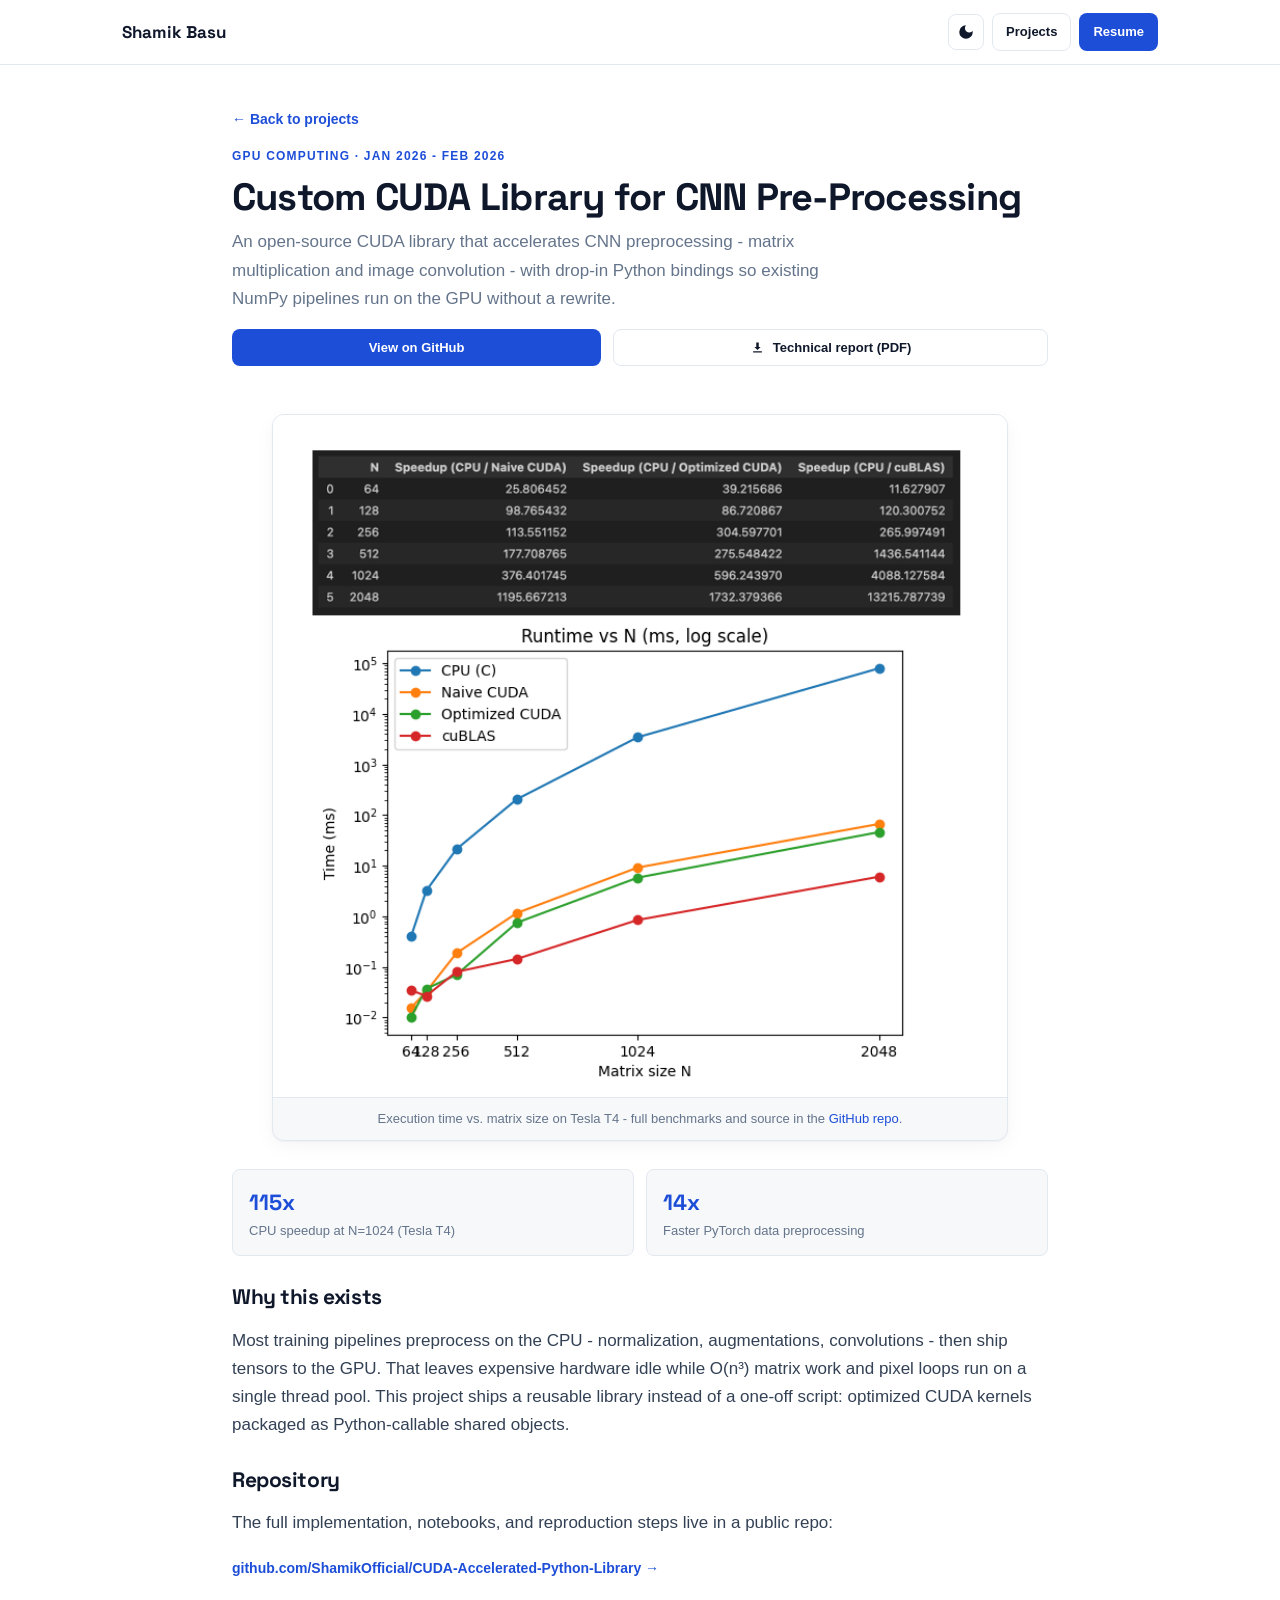
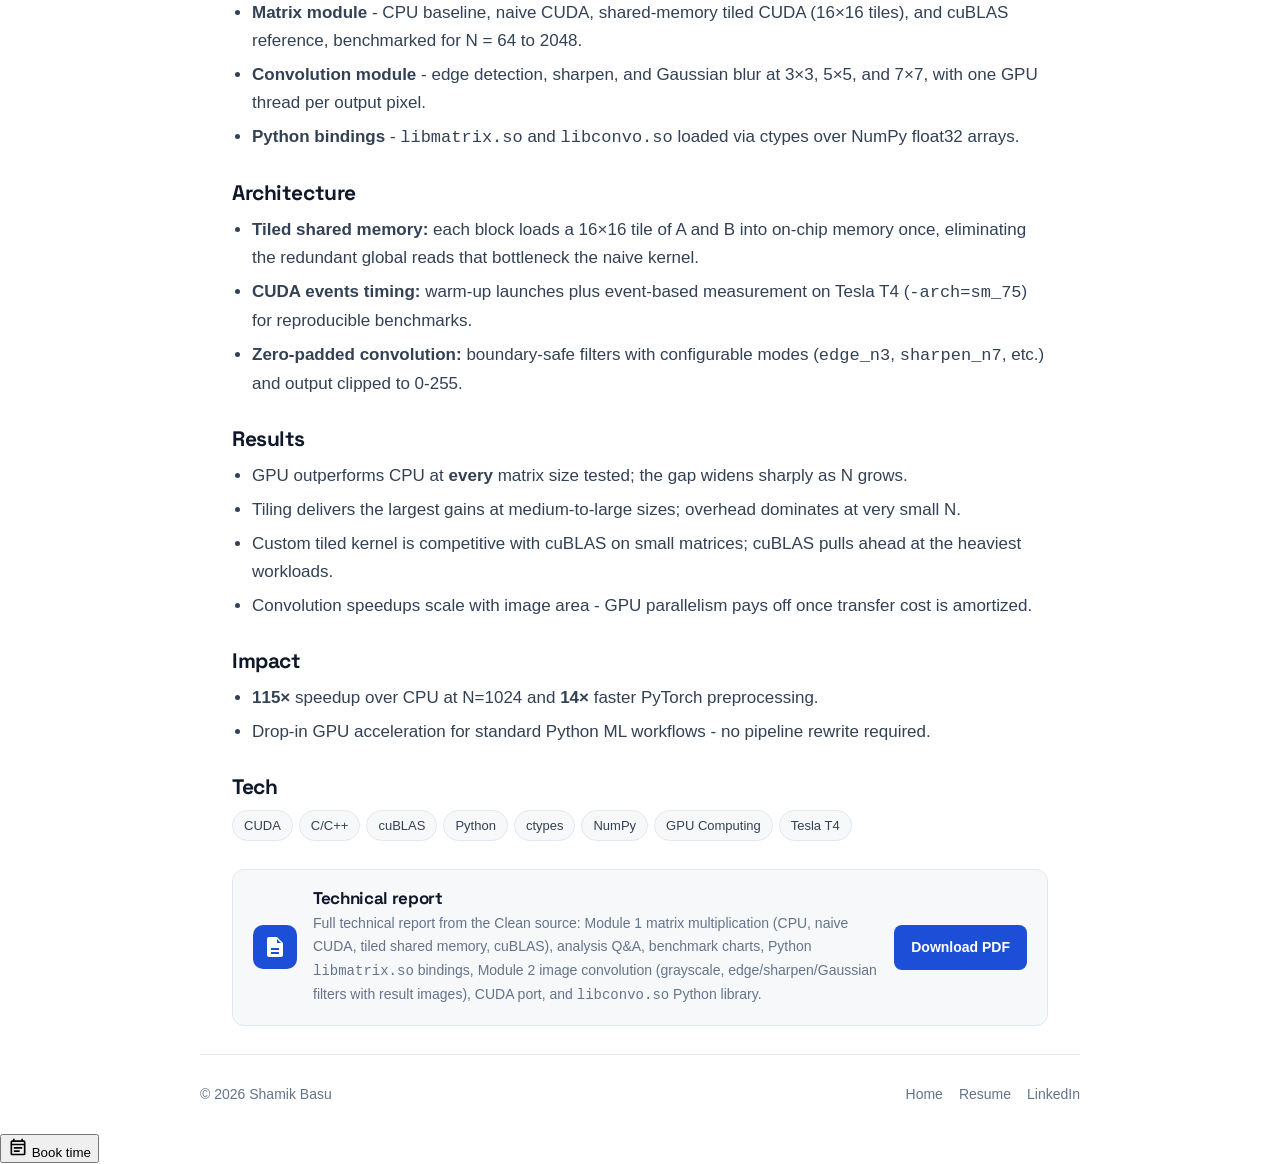
<file: projects/custom-cuda-library.html>
<!DOCTYPE html>
<html lang="en" data-theme="light">
<head>
<meta charset="UTF-8">
<meta name="viewport" content="width=device-width, initial-scale=1.0">
<title>Custom CUDA Library for CNN Pre-Processing - Case Study | Shamik Basu</title>
<meta name="description" content="Open-source CUDA library for CNN preprocessing: shared-memory tiled kernels, 115x CPU speedup, Python .so bindings. Repo: ShamikOfficial/CUDA-Accelerated-Python-Library">
<link rel="canonical" href="https://www.shamik-basu.com/projects/custom-cuda-library.html">
<meta property="og:title" content="Custom CUDA Library for CNN Pre-Processing">
<meta property="og:description" content="GPU-accelerated matrix multiplication and image convolution with drop-in Python bindings. 115x CPU speedup on Tesla T4.">
<meta property="og:type" content="article">
<link rel="preconnect" href="https://fonts.googleapis.com">
<link rel="preconnect" href="https://fonts.gstatic.com" crossorigin>
<link href="https://fonts.googleapis.com/css2?family=Inter:wght@400;500;600&family=Space+Grotesk:wght@500;600;700&display=swap" rel="stylesheet">
<link rel="icon" href="../assets/favicon.svg" type="image/svg+xml">
<link rel="stylesheet" href="../assets/css/styles.css?v=12">
<script type="application/ld+json">
{
  "@context": "https://schema.org",
  "@type": "SoftwareSourceCode",
  "name": "Custom CUDA Library for CNN Pre-Processing",
  "author": { "@type": "Person", "name": "Shamik Basu", "url": "https://www.shamik-basu.com/" },
  "programmingLanguage": ["CUDA", "C++", "Python"],
  "codeRepository": "https://github.com/ShamikOfficial/CUDA-Accelerated-Python-Library",
  "url": "https://github.com/ShamikOfficial/CUDA-Accelerated-Python-Library",
  "about": "Production-oriented CUDA kernels for GPU-accelerated CNN preprocessing with Python ctypes bindings",
  "dateCreated": "2026-01"
}
</script>
</head>
<body>
<header class="nav">
  <div class="nav-inner">
    <a href="../index.html" class="nav-brand">Shamik Basu</a>
    <div class="nav-actions">
      <button type="button" class="icon-btn theme-toggle" aria-label="Toggle dark mode" title="Toggle theme">
        <svg width="18" height="18" viewBox="0 0 24 24" fill="currentColor" aria-hidden="true"><path d="M12 3a9 9 0 109 9c0-.46-.04-.92-.1-1.36A5.39 5.39 0 0112 3z"/></svg>
      </button>
      <a href="../index.html#projects" class="btn btn-ghost btn-sm">Projects</a>
      <a href="../assets/documents/resume.pdf" class="btn btn-primary btn-sm" target="_blank" rel="noopener">Resume</a>
    </div>
  </div>
</header>

<main class="wrap">
  <section class="case-hero">
    <a href="../index.html#projects" class="case-back">← Back to projects</a>
    <p class="section-label">GPU Computing · Jan 2026 - Feb 2026</p>
    <h1>Custom CUDA Library for CNN Pre-Processing</h1>
    <p class="tagline">An open-source CUDA library that accelerates CNN preprocessing - matrix multiplication and image convolution - with drop-in Python bindings so existing NumPy pipelines run on the GPU without a rewrite.</p>
    <div class="project-actions" style="gap:12px;">
      <a href="https://github.com/ShamikOfficial/CUDA-Accelerated-Python-Library" target="_blank" rel="noopener" class="btn btn-primary btn-sm">View on GitHub</a>
      <a href="../assets/documents/CUDA_Project_Report_Final.pdf" target="_blank" rel="noopener" class="btn btn-ghost btn-sm" download>
        <svg width="15" height="15" viewBox="0 0 24 24" fill="currentColor" aria-hidden="true"><path d="M12 16l-5-5h3V4h4v7h3l-5 5zm-7 4v-2h14v2H5z"/></svg>
        Technical report (PDF)
      </a>
    </div>
  </section>

  <section class="case-section">
    <figure class="case-figure">
      <img src="../assets/images/cuda-benchmark.png" alt="Benchmark chart: CPU vs naive CUDA vs tiled CUDA vs cuBLAS across matrix sizes on Tesla T4" width="707" height="657" loading="lazy">
      <figcaption class="case-figure-caption">Execution time vs. matrix size on Tesla T4 - full benchmarks and source in the <a href="https://github.com/ShamikOfficial/CUDA-Accelerated-Python-Library" target="_blank" rel="noopener">GitHub repo</a>.</figcaption>
    </figure>
  </section>

  <section class="case-section">
    <div class="case-grid">
      <div class="fact-card"><div class="fact-value">115x</div><div class="fact-label">CPU speedup at N=1024 (Tesla T4)</div></div>
      <div class="fact-card"><div class="fact-value">14x</div><div class="fact-label">Faster PyTorch data preprocessing</div></div>
    </div>
  </section>

  <section class="case-section">
    <h2>Why this exists</h2>
    <p>Most training pipelines preprocess on the CPU - normalization, augmentations, convolutions - then ship tensors to the GPU. That leaves expensive hardware idle while O(n³) matrix work and pixel loops run on a single thread pool. This project ships a reusable library instead of a one-off script: optimized CUDA kernels packaged as Python-callable shared objects.</p>
  </section>

  <section class="case-section">
    <h2>Repository</h2>
    <p>The full implementation, notebooks, and reproduction steps live in a public repo:</p>
    <p><a href="https://github.com/ShamikOfficial/CUDA-Accelerated-Python-Library" target="_blank" rel="noopener" class="link-arrow">github.com/ShamikOfficial/CUDA-Accelerated-Python-Library →</a></p>
    <ul>
      <li><strong>Matrix module</strong> - CPU baseline, naive CUDA, shared-memory tiled CUDA (16×16 tiles), and cuBLAS reference, benchmarked for N = 64 to 2048.</li>
      <li><strong>Convolution module</strong> - edge detection, sharpen, and Gaussian blur at 3×3, 5×5, and 7×7, with one GPU thread per output pixel.</li>
      <li><strong>Python bindings</strong> - <code>libmatrix.so</code> and <code>libconvo.so</code> loaded via ctypes over NumPy float32 arrays.</li>
    </ul>
  </section>

  <section class="case-section">
    <h2>Architecture</h2>
    <ul>
      <li><strong>Tiled shared memory:</strong> each block loads a 16×16 tile of A and B into on-chip memory once, eliminating the redundant global reads that bottleneck the naive kernel.</li>
      <li><strong>CUDA events timing:</strong> warm-up launches plus event-based measurement on Tesla T4 (<code>-arch=sm_75</code>) for reproducible benchmarks.</li>
      <li><strong>Zero-padded convolution:</strong> boundary-safe filters with configurable modes (<code>edge_n3</code>, <code>sharpen_n7</code>, etc.) and output clipped to 0-255.</li>
    </ul>
  </section>

  <section class="case-section">
    <h2>Results</h2>
    <ul>
      <li>GPU outperforms CPU at <strong>every</strong> matrix size tested; the gap widens sharply as N grows.</li>
      <li>Tiling delivers the largest gains at medium-to-large sizes; overhead dominates at very small N.</li>
      <li>Custom tiled kernel is competitive with cuBLAS on small matrices; cuBLAS pulls ahead at the heaviest workloads.</li>
      <li>Convolution speedups scale with image area - GPU parallelism pays off once transfer cost is amortized.</li>
    </ul>
  </section>

  <section class="case-section">
    <h2>Impact</h2>
    <ul>
      <li><strong>115×</strong> speedup over CPU at N=1024 and <strong>14×</strong> faster PyTorch preprocessing.</li>
      <li>Drop-in GPU acceleration for standard Python ML workflows - no pipeline rewrite required.</li>
    </ul>
  </section>

  <section class="case-section">
    <h2>Tech</h2>
    <div class="skill-pills">
      <span class="skill-pill">CUDA</span><span class="skill-pill">C/C++</span><span class="skill-pill">cuBLAS</span><span class="skill-pill">Python</span><span class="skill-pill">ctypes</span><span class="skill-pill">NumPy</span><span class="skill-pill">GPU Computing</span><span class="skill-pill">Tesla T4</span>
    </div>
  </section>

  <section class="case-section">
    <div class="report-card">
      <div class="report-icon">
        <svg viewBox="0 0 24 24" fill="currentColor" aria-hidden="true"><path d="M14 2H6a2 2 0 00-2 2v16a2 2 0 002 2h12a2 2 0 002-2V8l-6-6zm0 2l4 4h-4V4zM8 13h8v2H8v-2zm0 4h8v2H8v-2z"/></svg>
      </div>
      <div class="report-info">
        <h2>Technical report</h2>
        <p>Full technical report from the Clean source: Module 1 matrix multiplication (CPU, naive CUDA, tiled shared memory, cuBLAS), analysis Q&amp;A, benchmark charts, Python <code>libmatrix.so</code> bindings, Module 2 image convolution (grayscale, edge/sharpen/Gaussian filters with result images), CUDA port, and <code>libconvo.so</code> Python library.</p>
      </div>
      <a href="../assets/documents/CUDA_Project_Report_Final.pdf" target="_blank" rel="noopener" class="btn btn-primary" download>Download PDF</a>
    </div>
  </section>
</main>

<footer class="footer wrap">
  <span>© 2026 Shamik Basu</span>
  <span class="footer-links">
    <a href="../index.html">Home</a>
    <a href="../assets/documents/resume.pdf" target="_blank" rel="noopener">Resume</a>
    <a href="https://linkedin.com/in/shamikofficial/" target="_blank" rel="noopener">LinkedIn</a>
  </span>
</footer>

<div class="calendar-backdrop" aria-hidden="true"></div>
<aside class="calendar-panel" role="dialog" aria-modal="true" aria-labelledby="calendar-panel-title" aria-hidden="true">
  <div class="calendar-panel-head">
    <div>
      <h2 id="calendar-panel-title">Book a meeting</h2>
      <a class="calendar-fallback" href="https://calendar.google.com/calendar/appointments/schedules/AcZssZ3zKOb4P00q16CON7kIHMigcoWwlm3bdonq4wnh5WpjqUZ3GxG1HROP2XfDn2QwpBov9DEEypsW?gv=true" target="_blank" rel="noopener">Open in new tab</a>
    </div>
    <button type="button" class="calendar-close" aria-label="Close calendar">
      <svg width="16" height="16" viewBox="0 0 24 24" fill="none" stroke="currentColor" stroke-width="2" aria-hidden="true"><path d="M18 6L6 18M6 6l12 12"/></svg>
    </button>
  </div>
  <iframe class="calendar-frame" title="Book an appointment with Shamik Basu" allow="fullscreen" referrerpolicy="no-referrer-when-downgrade"></iframe>
</aside>
<button type="button" class="calendar-fab" data-open-calendar aria-label="Book a meeting" aria-expanded="false">
  <svg width="20" height="20" viewBox="0 0 24 24" fill="currentColor" aria-hidden="true"><path d="M19 4h-1V2h-2v2H8V2H6v2H5a2 2 0 00-2 2v14a2 2 0 002 2h14a2 2 0 002-2V6a2 2 0 00-2-2zm0 16H5V10h14v10zM5 8V6h14v2H5zm2 4h10v2H7v-2zm0 4h7v2H7v-2z"/></svg>
  <span>Book time</span>
</button>

<script src="../assets/js/script.js?v=8"></script>
</body>
</html>
</file>
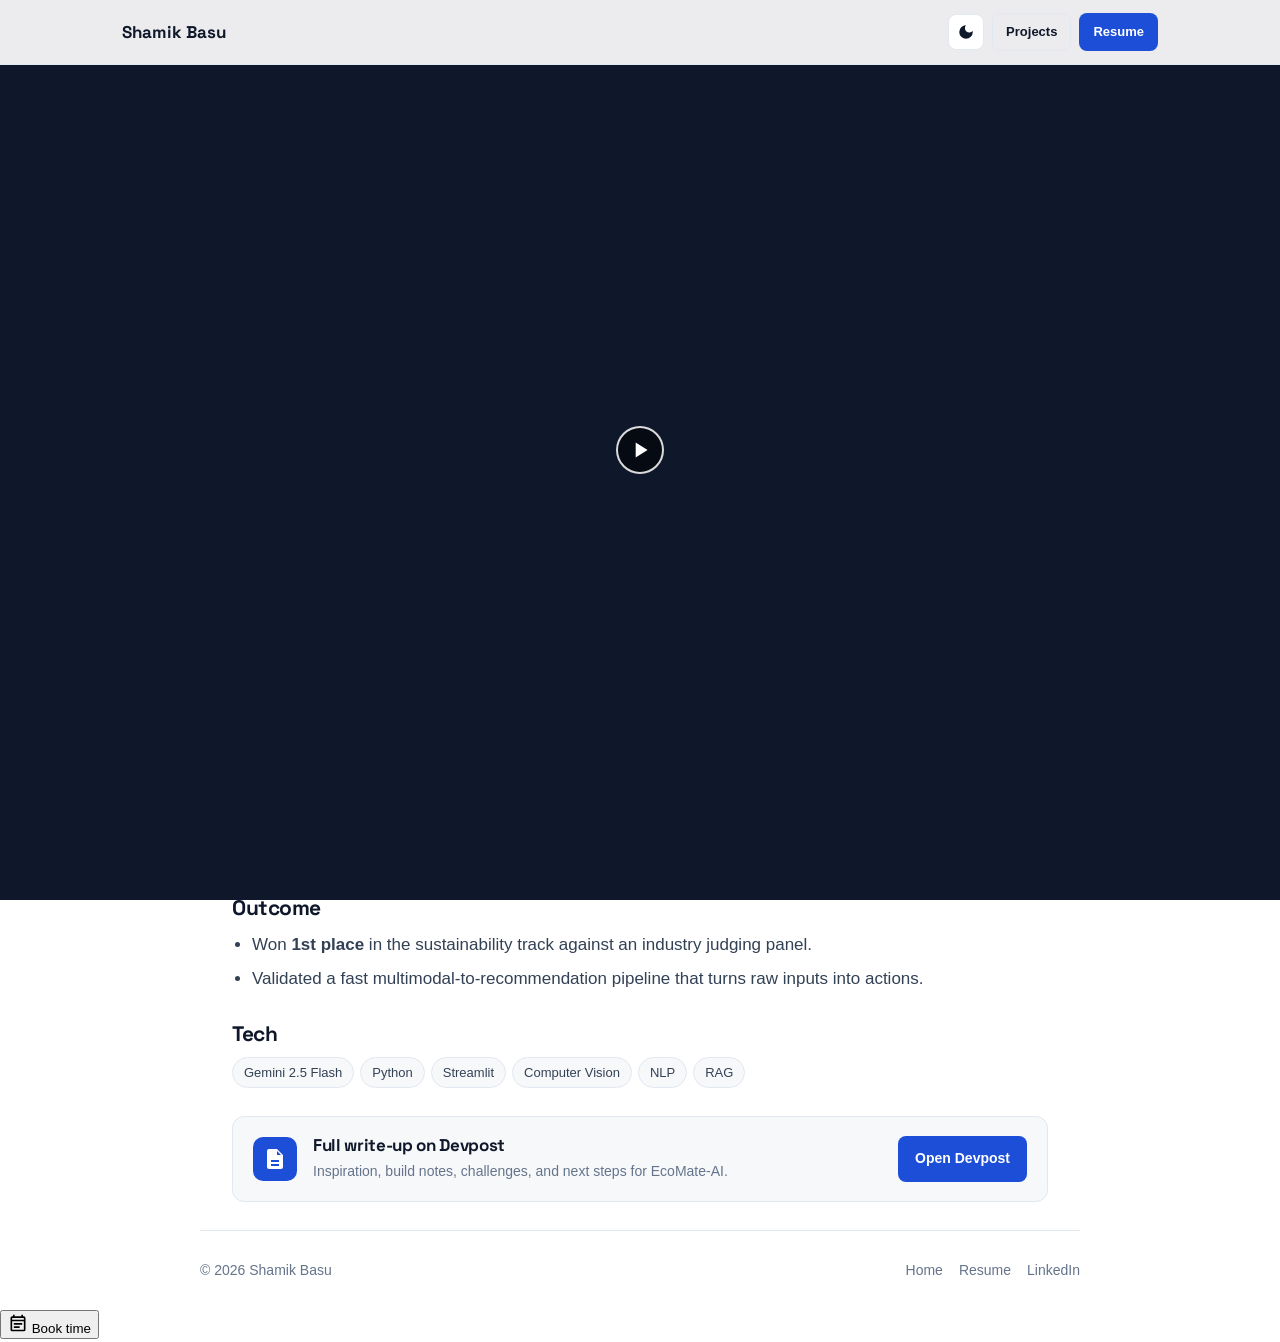
<file: projects/ecomate-ai.html>
<!DOCTYPE html>
<html lang="en" data-theme="light">
<head>
<meta charset="UTF-8">
<meta name="viewport" content="width=device-width, initial-scale=1.0">
<title>EcoMate-AI - Case Study | Shamik Basu</title>
<meta name="description" content="EcoMate-AI: 1st-place UCLA SAIRS Hackathon project. A multimodal agentic platform (Gemini 2.5 Flash) turning receipts, images, and activity into personalized sustainability actions, built in 24 hours by Shamik Basu.">
<link rel="canonical" href="https://www.shamik-basu.com/projects/ecomate-ai.html">
<meta property="og:title" content="EcoMate-AI - Case Study (1st Place, UCLA SAIRS Hackathon)">
<meta property="og:description" content="Multimodal agentic platform built in 24 hours with Gemini 2.5 Flash.">
<meta property="og:type" content="article">
<link rel="preconnect" href="https://fonts.googleapis.com">
<link rel="preconnect" href="https://fonts.gstatic.com" crossorigin>
<link href="https://fonts.googleapis.com/css2?family=Inter:wght@400;500;600&family=Space+Grotesk:wght@500;600;700&display=swap" rel="stylesheet">
<link rel="icon" href="../assets/favicon.svg" type="image/svg+xml">
<link rel="stylesheet" href="../assets/css/styles.css?v=12">
<script type="application/ld+json">
{
  "@context": "https://schema.org",
  "@type": "SoftwareSourceCode",
  "name": "EcoMate-AI",
  "author": { "@type": "Person", "name": "Shamik Basu", "url": "https://www.shamik-basu.com/" },
  "programmingLanguage": "Python",
  "codeRepository": "https://github.com/ShamikOfficial/EcoMate-AI",
  "url": "https://ecomateai.streamlit.app/",
  "sameAs": ["https://devpost.com/software/ecomate-ai", "https://github.com/ShamikOfficial/EcoMate-AI"],
  "about": "Multimodal agentic sustainability platform, 1st place UCLA SAIRS Hackathon 2025",
  "award": "1st Place - UCLA SAIRS Hackathon 2025",
  "dateCreated": "2025-05"
}
</script>
</head>
<body>
<header class="nav">
  <div class="nav-inner">
    <a href="../index.html" class="nav-brand">Shamik Basu</a>
    <div class="nav-actions">
      <button type="button" class="icon-btn theme-toggle" aria-label="Toggle dark mode" title="Toggle theme">
        <svg width="18" height="18" viewBox="0 0 24 24" fill="currentColor" aria-hidden="true"><path d="M12 3a9 9 0 109 9c0-.46-.04-.92-.1-1.36A5.39 5.39 0 0112 3z"/></svg>
      </button>
      <a href="../index.html#projects" class="btn btn-ghost btn-sm">Projects</a>
      <a href="../assets/documents/resume.pdf" class="btn btn-primary btn-sm" target="_blank" rel="noopener">Resume</a>
    </div>
  </div>
</header>

<main class="wrap">
  <section class="case-hero">
    <a href="../index.html#projects" class="case-back">← Back to projects</a>
    <span class="project-award">1st Place - UCLA SAIRS Hackathon 2025</span>
    <p class="section-label">Multimodal Agentic AI · May 2025 - Jun 2025</p>
    <h1>EcoMate-AI</h1>
    <p class="tagline">A multimodal agentic platform that turns receipts, images, and everyday activity into personalized sustainability actions - designed, built, and demoed in 24 hours.</p>
    <div class="project-actions" style="gap:12px;">
      <a href="https://ecomateai.streamlit.app/" target="_blank" rel="noopener" class="btn btn-primary btn-sm">Open live app</a>
      <a href="https://github.com/ShamikOfficial/EcoMate-AI" target="_blank" rel="noopener" class="btn btn-ghost btn-sm">GitHub</a>
      <a href="https://devpost.com/software/ecomate-ai" target="_blank" rel="noopener" class="btn btn-ghost btn-sm">Devpost</a>
    </div>
  </section>

  <section class="case-section">
    <div class="case-video">
      <div class="video-embed" data-youtube="tYTzNmGuq_E" data-title="EcoMate-AI walkthrough" role="button" tabindex="0" aria-label="Play walkthrough">
        <div class="video-poster" style="background-image:url('https://i.ytimg.com/vi/tYTzNmGuq_E/hqdefault.jpg');">
          <span class="play-badge"><svg width="26" height="26" viewBox="0 0 24 24" fill="#fff" aria-hidden="true"><path d="M8 5v14l11-7z"/></svg></span>
        </div>
      </div>
    </div>
  </section>

  <section class="case-section">
    <div class="case-grid">
      <div class="fact-card"><div class="fact-value">1st place</div><div class="fact-label">UCLA SAIRS Hackathon, judged by Microsoft, IBM, NVIDIA, Google, LinkedIn</div></div>
      <div class="fact-card"><div class="fact-value">24 hours</div><div class="fact-label">Concept to working demo</div></div>
    </div>
  </section>

  <section class="case-section">
    <h2>The problem</h2>
    <p>Most people have no idea what their daily choices cost the planet, and sustainability tools demand tedious manual entry. The challenge: make environmental impact effortless to understand from the messy data people already have - receipts, photos, and activity.</p>
  </section>

  <section class="case-section">
    <h2>What I built</h2>
    <ul>
      <li>A <strong>multimodal agentic platform</strong> on <strong>Gemini 2.5 Flash</strong> that ingests text, images, and structured data.</li>
      <li>Agent workflows that map inputs to impact and generate <strong>personalized sustainability recommendations</strong>.</li>
      <li>A live, demo-ready app shipped within the 24-hour hackathon window.</li>
    </ul>
  </section>

  <section class="case-section">
    <h2>Outcome</h2>
    <ul>
      <li>Won <strong>1st place</strong> in the sustainability track against an industry judging panel.</li>
      <li>Validated a fast multimodal-to-recommendation pipeline that turns raw inputs into actions.</li>
    </ul>
  </section>

  <section class="case-section">
    <h2>Tech</h2>
    <div class="skill-pills">
      <span class="skill-pill">Gemini 2.5 Flash</span><span class="skill-pill">Python</span><span class="skill-pill">Streamlit</span><span class="skill-pill">Computer Vision</span><span class="skill-pill">NLP</span><span class="skill-pill">RAG</span>
    </div>
  </section>
  <section class="case-section">
    <div class="report-card">
      <div class="report-icon">
        <svg viewBox="0 0 24 24" fill="currentColor" aria-hidden="true"><path d="M14 2H6a2 2 0 00-2 2v16a2 2 0 002 2h12a2 2 0 002-2V8l-6-6zm0 2l4 4h-4V4zM8 13h8v2H8v-2zm0 4h8v2H8v-2z"/></svg>
      </div>
      <div class="report-info">
        <h2>Full write-up on Devpost</h2>
        <p>Inspiration, build notes, challenges, and next steps for EcoMate-AI.</p>
      </div>
      <a href="https://devpost.com/software/ecomate-ai" target="_blank" rel="noopener" class="btn btn-primary">Open Devpost</a>
    </div>
  </section>
</main>

<footer class="footer wrap">
  <span>© 2026 Shamik Basu</span>
  <span class="footer-links">
    <a href="../index.html">Home</a>
    <a href="../assets/documents/resume.pdf" target="_blank" rel="noopener">Resume</a>
    <a href="https://linkedin.com/in/shamikofficial/" target="_blank" rel="noopener">LinkedIn</a>
  </span>
</footer>

<div class="calendar-backdrop" aria-hidden="true"></div>
<aside class="calendar-panel" role="dialog" aria-modal="true" aria-labelledby="calendar-panel-title" aria-hidden="true">
  <div class="calendar-panel-head">
    <div>
      <h2 id="calendar-panel-title">Book a meeting</h2>
      <a class="calendar-fallback" href="https://calendar.google.com/calendar/appointments/schedules/AcZssZ3zKOb4P00q16CON7kIHMigcoWwlm3bdonq4wnh5WpjqUZ3GxG1HROP2XfDn2QwpBov9DEEypsW?gv=true" target="_blank" rel="noopener">Open in new tab</a>
    </div>
    <button type="button" class="calendar-close" aria-label="Close calendar">
      <svg width="16" height="16" viewBox="0 0 24 24" fill="none" stroke="currentColor" stroke-width="2" aria-hidden="true"><path d="M18 6L6 18M6 6l12 12"/></svg>
    </button>
  </div>
  <iframe class="calendar-frame" title="Book an appointment with Shamik Basu" allow="fullscreen" referrerpolicy="no-referrer-when-downgrade"></iframe>
</aside>
<button type="button" class="calendar-fab" data-open-calendar aria-label="Book a meeting" aria-expanded="false">
  <svg width="20" height="20" viewBox="0 0 24 24" fill="currentColor" aria-hidden="true"><path d="M19 4h-1V2h-2v2H8V2H6v2H5a2 2 0 00-2 2v14a2 2 0 002 2h14a2 2 0 002-2V6a2 2 0 00-2-2zm0 16H5V10h14v10zM5 8V6h14v2H5zm2 4h10v2H7v-2zm0 4h7v2H7v-2z"/></svg>
  <span>Book time</span>
</button>

<script src="../assets/js/script.js?v=8"></script>
</body>
</html>
</file>
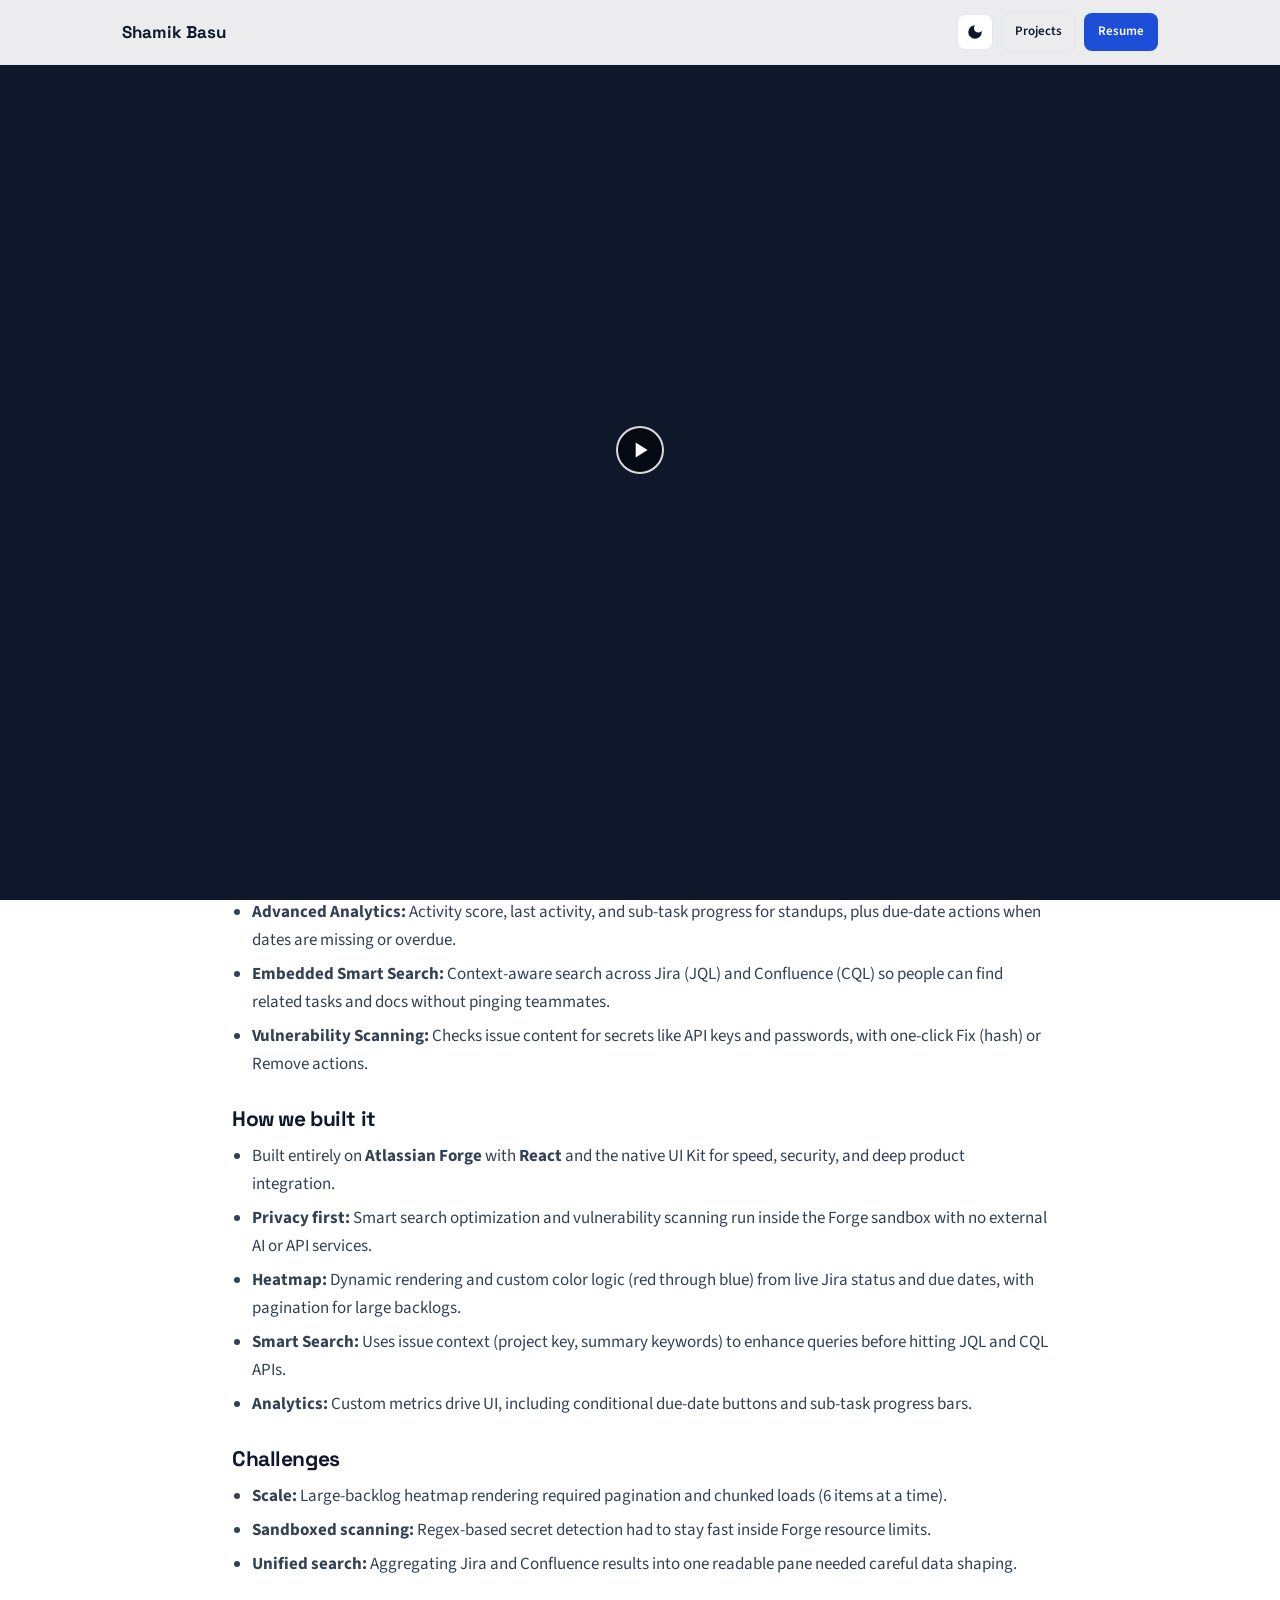
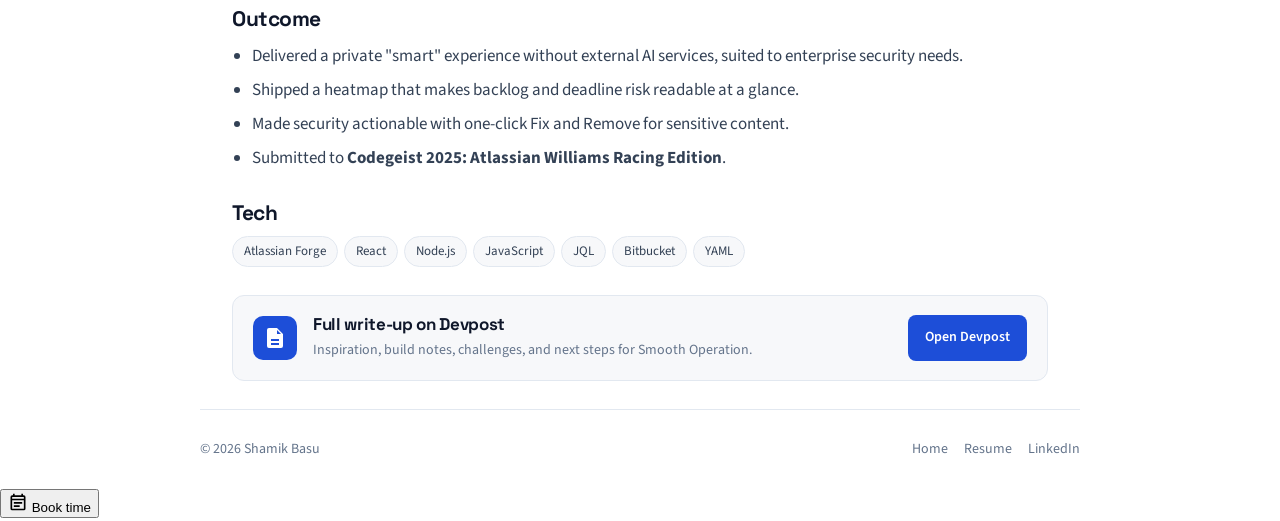
<file: projects/smooth-operation.html>
<!DOCTYPE html>
<html lang="en" data-theme="light">
<head>
<meta charset="UTF-8">
<meta name="viewport" content="width=device-width, initial-scale=1.0">
<title>Smooth Operation - Case Study | Shamik Basu</title>
<meta name="description" content="Smooth Operation is an Atlassian Forge app with work-item heatmaps, analytics, smart search, and vulnerability scanning for Jira and Confluence. Built for Codegeist 2025 by Shamik Basu.">
<link rel="canonical" href="https://www.shamik-basu.com/projects/smooth-operation.html">
<meta property="og:title" content="Smooth Operation - Case Study">
<meta property="og:description" content="Atlassian Forge app: heatmaps, analytics, smart search, and vulnerability scanning for Jira and Confluence.">
<meta property="og:type" content="article">
<link rel="preconnect" href="https://fonts.googleapis.com">
<link rel="preconnect" href="https://fonts.gstatic.com" crossorigin>
<link href="https://fonts.googleapis.com/css2?family=Source+Sans+3:wght@400;500;600;700&family=Space+Grotesk:wght@500;600;700&display=swap" rel="stylesheet">
<link rel="icon" href="../assets/favicon.svg" type="image/svg+xml">
<link rel="stylesheet" href="../assets/css/styles.css?v=12">
<script type="application/ld+json">
{
  "@context": "https://schema.org",
  "@type": "SoftwareSourceCode",
  "name": "Smooth Operation",
  "author": { "@type": "Person", "name": "Shamik Basu", "url": "https://www.shamik-basu.com/" },
  "url": "https://devpost.com/software/smooth-operator-j0lmx6",
  "programmingLanguage": ["JavaScript", "React", "Node.js"],
  "about": "Atlassian Forge app that adds heatmaps, analytics, smart search, and vulnerability scanning to Jira and Confluence",
  "dateCreated": "2025-12"
}
</script>
</head>
<body>
<header class="nav">
  <div class="nav-inner">
    <a href="../index.html" class="nav-brand">Shamik Basu</a>
    <div class="nav-actions">
      <button type="button" class="icon-btn theme-toggle" aria-label="Toggle dark mode" title="Toggle theme">
        <svg width="18" height="18" viewBox="0 0 24 24" fill="currentColor" aria-hidden="true"><path d="M12 3a9 9 0 109 9c0-.46-.04-.92-.1-1.36A5.39 5.39 0 0112 3z"/></svg>
      </button>
      <a href="../index.html#projects" class="btn btn-ghost btn-sm">Projects</a>
      <a href="../assets/documents/resume.pdf" class="btn btn-primary btn-sm" target="_blank" rel="noopener">Resume</a>
    </div>
  </div>
</header>

<main class="wrap">
  <section class="case-hero">
    <a href="../index.html#projects" class="case-back">← Back to projects</a>
    <p class="section-label">Atlassian Forge · Codegeist 2025</p>
    <h1>Smooth Operation</h1>
    <p class="tagline">An Atlassian Forge app that turns Jira and Confluence chaos into clarity. Real-time heatmaps, analytics, smart search, and vulnerability scanning help teams spot blockers, manage risk, and move faster.</p>
    <div class="project-actions" style="gap:12px;">
      <a href="https://devpost.com/software/smooth-operator-j0lmx6" target="_blank" rel="noopener" class="btn btn-primary btn-sm">View on Devpost</a>
    </div>
  </section>

  <section class="case-section">
    <div class="case-video">
      <div class="video-embed" data-youtube="P2oTHZWDBxU" data-title="Smooth Operation walkthrough" role="button" tabindex="0" aria-label="Play walkthrough">
        <div class="video-poster" style="background-image:url('https://i.ytimg.com/vi/P2oTHZWDBxU/hqdefault.jpg');">
          <span class="play-badge"><svg width="26" height="26" viewBox="0 0 24 24" fill="#fff" aria-hidden="true"><path d="M8 5v14l11-7z"/></svg></span>
        </div>
      </div>
    </div>
  </section>

  <section class="case-section">
    <div class="case-grid">
      <div class="fact-card"><div class="fact-value">4 features</div><div class="fact-label">Heatmap, analytics, smart search, vulnerability scan</div></div>
      <div class="fact-card"><div class="fact-value">Privacy first</div><div class="fact-label">Runs entirely inside the Forge sandbox, no external AI APIs</div></div>
    </div>
  </section>

  <section class="case-section">
    <h2>The problem</h2>
    <p>Standard Jira boards hide context. Teams click through dozens of issues to check deadlines, security status, or dependency chains. The tool should surface risk and context up front, not make people hunt for it.</p>
    <ul>
      <li><strong>Risk:</strong> Which issues are near deadline or contain sensitive data?</li>
      <li><strong>Agility:</strong> Which items are stalling, and where is the information?</li>
      <li><strong>Backlog:</strong> How can the whole backlog be visualized for sprint planning?</li>
    </ul>
  </section>

  <section class="case-section">
    <h2>What it does</h2>
    <ul>
      <li><strong>Work Items Heatmap:</strong> Color-coded board based on status and deadline proximity for hassle-free backlog management and sprint planning.</li>
      <li><strong>Advanced Analytics:</strong> Activity score, last activity, and sub-task progress for standups, plus due-date actions when dates are missing or overdue.</li>
      <li><strong>Embedded Smart Search:</strong> Context-aware search across Jira (JQL) and Confluence (CQL) so people can find related tasks and docs without pinging teammates.</li>
      <li><strong>Vulnerability Scanning:</strong> Checks issue content for secrets like API keys and passwords, with one-click Fix (hash) or Remove actions.</li>
    </ul>
  </section>

  <section class="case-section">
    <h2>How we built it</h2>
    <ul>
      <li>Built entirely on <strong>Atlassian Forge</strong> with <strong>React</strong> and the native UI Kit for speed, security, and deep product integration.</li>
      <li><strong>Privacy first:</strong> Smart search optimization and vulnerability scanning run inside the Forge sandbox with no external AI or API services.</li>
      <li><strong>Heatmap:</strong> Dynamic rendering and custom color logic (red through blue) from live Jira status and due dates, with pagination for large backlogs.</li>
      <li><strong>Smart Search:</strong> Uses issue context (project key, summary keywords) to enhance queries before hitting JQL and CQL APIs.</li>
      <li><strong>Analytics:</strong> Custom metrics drive UI, including conditional due-date buttons and sub-task progress bars.</li>
    </ul>
  </section>

  <section class="case-section">
    <h2>Challenges</h2>
    <ul>
      <li><strong>Scale:</strong> Large-backlog heatmap rendering required pagination and chunked loads (6 items at a time).</li>
      <li><strong>Sandboxed scanning:</strong> Regex-based secret detection had to stay fast inside Forge resource limits.</li>
      <li><strong>Unified search:</strong> Aggregating Jira and Confluence results into one readable pane needed careful data shaping.</li>
    </ul>
  </section>

  <section class="case-section">
    <h2>Outcome</h2>
    <ul>
      <li>Delivered a private "smart" experience without external AI services, suited to enterprise security needs.</li>
      <li>Shipped a heatmap that makes backlog and deadline risk readable at a glance.</li>
      <li>Made security actionable with one-click Fix and Remove for sensitive content.</li>
      <li>Submitted to <strong>Codegeist 2025: Atlassian Williams Racing Edition</strong>.</li>
    </ul>
  </section>

  <section class="case-section">
    <h2>Tech</h2>
    <div class="skill-pills">
      <span class="skill-pill">Atlassian Forge</span>
      <span class="skill-pill">React</span>
      <span class="skill-pill">Node.js</span>
      <span class="skill-pill">JavaScript</span>
      <span class="skill-pill">JQL</span>
      <span class="skill-pill">Bitbucket</span>
      <span class="skill-pill">YAML</span>
    </div>
  </section>

  <section class="case-section">
    <div class="report-card">
      <div class="report-icon">
        <svg viewBox="0 0 24 24" fill="currentColor" aria-hidden="true"><path d="M14 2H6a2 2 0 00-2 2v16a2 2 0 002 2h12a2 2 0 002-2V8l-6-6zm0 2l4 4h-4V4zM8 13h8v2H8v-2zm0 4h8v2H8v-2z"/></svg>
      </div>
      <div class="report-info">
        <h2>Full write-up on Devpost</h2>
        <p>Inspiration, build notes, challenges, and next steps for Smooth Operation.</p>
      </div>
      <a href="https://devpost.com/software/smooth-operator-j0lmx6" target="_blank" rel="noopener" class="btn btn-primary">Open Devpost</a>
    </div>
  </section>
</main>

<footer class="footer wrap">
  <span>© 2026 Shamik Basu</span>
  <span class="footer-links">
    <a href="../index.html">Home</a>
    <a href="../assets/documents/resume.pdf" target="_blank" rel="noopener">Resume</a>
    <a href="https://linkedin.com/in/shamikofficial/" target="_blank" rel="noopener">LinkedIn</a>
  </span>
</footer>

<div class="calendar-backdrop" aria-hidden="true"></div>
<aside class="calendar-panel" role="dialog" aria-modal="true" aria-labelledby="calendar-panel-title" aria-hidden="true">
  <div class="calendar-panel-head">
    <div>
      <h2 id="calendar-panel-title">Book a meeting</h2>
      <a class="calendar-fallback" href="https://calendar.google.com/calendar/appointments/schedules/AcZssZ3zKOb4P00q16CON7kIHMigcoWwlm3bdonq4wnh5WpjqUZ3GxG1HROP2XfDn2QwpBov9DEEypsW?gv=true" target="_blank" rel="noopener">Open in new tab</a>
    </div>
    <button type="button" class="calendar-close" aria-label="Close calendar">
      <svg width="16" height="16" viewBox="0 0 24 24" fill="none" stroke="currentColor" stroke-width="2" aria-hidden="true"><path d="M18 6L6 18M6 6l12 12"/></svg>
    </button>
  </div>
  <iframe class="calendar-frame" title="Book an appointment with Shamik Basu" allow="fullscreen" referrerpolicy="no-referrer-when-downgrade"></iframe>
</aside>
<button type="button" class="calendar-fab" data-open-calendar aria-label="Book a meeting" aria-expanded="false">
  <svg width="20" height="20" viewBox="0 0 24 24" fill="currentColor" aria-hidden="true"><path d="M19 4h-1V2h-2v2H8V2H6v2H5a2 2 0 00-2 2v14a2 2 0 002 2h14a2 2 0 002-2V6a2 2 0 00-2-2zm0 16H5V10h14v10zM5 8V6h14v2H5zm2 4h10v2H7v-2zm0 4h7v2H7v-2z"/></svg>
  <span>Book time</span>
</button>

<script src="../assets/js/script.js?v=8"></script>
</body>
</html>
</file>
<file: assets/css/styles.css>
/* Shamik Basu - Portfolio
   Goals: recruiter-scannable, ATS/bot-readable, simple UI */

:root {
  --bg: #ffffff;
  --bg-soft: #f7f8fa;
  --text: #334155;
  --text-muted: #64748b;
  --heading: #0f172a;
  --border: #e2e8f0;
  --accent: #1d4ed8;
  --accent-soft: rgba(29, 78, 216, 0.08);
  --card: #ffffff;
  --shadow: 0 1px 2px rgba(15, 23, 42, 0.04), 0 6px 20px rgba(15, 23, 42, 0.04);
  --radius: 12px;
  --radius-sm: 8px;
  --maxw: 880px;
  --page-x: clamp(20px, 4vw, 32px);
  --nav-h: 64px;
  --font-body: 'Source Sans 3', 'Segoe UI', sans-serif;
  --font-head: 'Space Grotesk', var(--font-body);
}

html[data-theme="dark"] {
  --bg: #0b0f17;
  --bg-soft: #111725;
  --text: #cbd5e1;
  --text-muted: #94a3b8;
  --heading: #f1f5f9;
  --border: rgba(255, 255, 255, 0.1);
  --accent: #60a5fa;
  --accent-soft: rgba(96, 165, 250, 0.12);
  --card: #121826;
  --shadow: 0 1px 2px rgba(0, 0, 0, 0.35), 0 8px 24px rgba(0, 0, 0, 0.28);
}

*, *::before, *::after { box-sizing: border-box; }

html {
  scroll-behavior: smooth;
  -webkit-text-size-adjust: 100%;
  scroll-padding-top: calc(var(--nav-h) + 16px);
}

body {
  margin: 0;
  font-family: var(--font-body);
  font-size: 17px;
  line-height: 1.65;
  color: var(--text);
  background: var(--bg);
  -webkit-font-smoothing: antialiased;
}

img { max-width: 100%; height: auto; display: block; }
a { color: var(--accent); text-decoration: none; }
a:hover { text-decoration: underline; }

h1, h2, h3, h4 {
  font-family: var(--font-head);
  color: var(--heading);
  line-height: 1.2;
  letter-spacing: -0.02em;
  margin: 0 0 0.5em;
}

ul, ol { margin: 0; padding: 0; }
li { list-style: none; }
address { font-style: normal; }

:focus-visible { outline: 2px solid var(--accent); outline-offset: 3px; border-radius: 4px; }

.wrap { max-width: var(--maxw); margin: 0 auto; padding: 0 var(--page-x); }
section[id] { scroll-margin-top: calc(var(--nav-h) + 16px); }

.visually-hidden {
  position: absolute !important;
  width: 1px; height: 1px;
  padding: 0; margin: -1px;
  overflow: hidden; clip: rect(0, 0, 0, 0);
  white-space: nowrap; border: 0;
}

.skip-link {
  position: absolute; left: -9999px; top: 0;
  background: var(--accent); color: #fff; padding: 10px 16px; z-index: 200;
}
.skip-link:focus { left: 0; }

/* ===== Navigation ===== */
.nav {
  position: sticky; top: 0; z-index: 100;
  background: color-mix(in srgb, var(--bg) 92%, transparent);
  backdrop-filter: blur(12px);
  border-bottom: 1px solid var(--border);
}
.nav-inner {
  max-width: 1100px; margin: 0 auto; padding: 10px var(--page-x);
  display: flex; align-items: center; justify-content: space-between; gap: 16px;
  min-height: var(--nav-h);
}
.nav-brand {
  font-family: var(--font-head); font-weight: 700; font-size: 17px;
  color: var(--heading); white-space: nowrap;
}
.nav-brand:hover { text-decoration: none; }
.nav-links { display: flex; align-items: center; gap: 18px; flex-wrap: nowrap; }
.nav-links a {
  color: var(--text-muted); font-size: 14px; font-weight: 600;
  transition: color 0.15s ease;
}
.nav-links a:hover,
.nav-links a.is-active { color: var(--accent); text-decoration: none; }
.nav-actions { display: flex; align-items: center; gap: 8px; flex-shrink: 0; }

.nav-socials { display: flex; align-items: center; gap: 4px; }
.social-btn {
  width: 36px; height: 36px; display: inline-flex; align-items: center; justify-content: center;
  border-radius: var(--radius-sm); border: 1px solid var(--border); background: var(--card);
  color: var(--heading); flex-shrink: 0;
  transition: border-color 0.15s ease, color 0.15s ease, background 0.15s ease;
}
.social-btn:hover { text-decoration: none; border-color: var(--accent); color: var(--accent); background: var(--accent-soft); }
.social-btn[aria-label="LinkedIn profile"] { color: #0a66c2; }
.social-btn[aria-label="GitHub profile"] { color: #24292f; }
html[data-theme="dark"] .social-btn[aria-label="GitHub profile"] { color: #f0f6fc; }

.btn {
  display: inline-flex; align-items: center; justify-content: center; gap: 8px;
  padding: 10px 16px; border-radius: var(--radius-sm);
  font-size: 14px; font-weight: 600; cursor: pointer;
  border: 1px solid transparent; transition: background 0.15s ease, border-color 0.15s ease, color 0.15s ease, filter 0.15s ease;
  font-family: var(--font-body);
}
.btn:hover { text-decoration: none; }
.btn-primary { background: var(--accent); color: #fff; }
.btn-primary:hover { filter: brightness(1.06); }
.btn-ghost { background: transparent; color: var(--heading); border-color: var(--border); }
.btn-ghost:hover { border-color: var(--accent); color: var(--accent); }
.btn-sm { padding: 7px 13px; font-size: 13px; }

.icon-btn {
  width: 36px; height: 36px; display: inline-flex; align-items: center; justify-content: center;
  border-radius: var(--radius-sm); border: 1px solid var(--border); background: var(--card);
  color: var(--heading); cursor: pointer; flex-shrink: 0;
}
.icon-btn:hover { border-color: var(--accent); color: var(--accent); }
.menu-toggle { display: none; }

.mobile-menu { display: none; }

/* ===== Sections ===== */
.section { padding: 56px 0; border-top: 1px solid var(--border); }
.section--soft {
  background: var(--bg-soft);
  border-top: 1px solid var(--border);
  border-bottom: 1px solid var(--border);
}
.section-label {
  text-transform: uppercase; letter-spacing: 0.1em; font-size: 12px; font-weight: 700;
  color: var(--accent); margin: 0 0 8px;
}
.section-title { font-size: clamp(24px, 4vw, 30px); margin: 0 0 6px; }
.section-sub { color: var(--text-muted); margin: 0 0 28px; max-width: 560px; font-size: 16px; }
.section-footer-link { margin-top: 24px; }

.link-arrow { font-weight: 600; font-size: 14px; }
.link-arrow:hover { text-decoration: none; }

/* ===== Hero ===== */
.hero { padding: 44px 0 28px; }
.hero-inner {
  display: grid;
  grid-template-columns: auto 1fr;
  gap: 24px;
  align-items: start;
}
.hero-photo {
  width: 96px; height: 96px; border-radius: 50%;
  object-fit: cover; border: 2px solid var(--border);
  box-shadow: var(--shadow);
}
.hero-copy { min-width: 0; }
.hero-eyebrow {
  font-size: 13px; font-weight: 600; color: var(--accent);
  margin: 0 0 6px;
}
.hero h1 { font-size: clamp(32px, 5vw, 42px); margin: 0; }
.hero-tagline {
  font-size: clamp(17px, 2.5vw, 20px);
  color: var(--text-muted); margin: 6px 0 0;
  font-weight: 500;
}
.hero-summary { max-width: 640px; margin: 14px 0 0; font-size: 17px; }
.hero-summary strong { color: var(--heading); font-weight: 700; }
.hero-cta { display: flex; flex-wrap: wrap; gap: 10px; margin-top: 18px; }

.stat-row { display: flex; flex-wrap: wrap; gap: 8px; margin: 16px 0 0; }
.stat-chip {
  background: var(--bg-soft); border: 1px solid var(--border); border-radius: 999px;
  padding: 6px 12px; font-size: 13px; font-weight: 600; color: var(--heading);
}

/* ===== Highlights ===== */
.highlights-section { padding: 8px 0 20px; }
.highlight-grid {
  display: grid; grid-template-columns: repeat(3, 1fr); gap: 12px;
}
.highlight-card {
  display: flex; flex-direction: column; gap: 6px;
  padding: 18px; border-radius: var(--radius); border: 1px solid var(--border);
  background: var(--card); color: var(--text); min-height: 120px;
  transition: border-color 0.15s ease, transform 0.15s ease;
}
.highlight-card:hover {
  text-decoration: none; border-color: var(--accent); transform: translateY(-1px);
}
.highlight-label {
  font-size: 11px; font-weight: 700; letter-spacing: 0.06em;
  text-transform: uppercase; color: var(--accent);
}
.highlight-card h3 { color: var(--heading); font-size: 16px; margin: 0; }
.highlight-card p { margin: 0; font-size: 14px; color: var(--text-muted); line-height: 1.5; }

/* ===== Scroll reveal ===== */
.reveal {
  opacity: 0;
  transform: translateY(12px);
  transition: opacity 0.45s ease, transform 0.45s ease;
}
.reveal.is-visible { opacity: 1; transform: translateY(0); }

/* ===== Projects ===== */
.project-featured {
  display: grid;
  grid-template-columns: 1fr 1fr;
  gap: 0;
  background: var(--card);
  border: 1px solid var(--border);
  border-radius: var(--radius);
  overflow: hidden;
  box-shadow: var(--shadow);
  margin-bottom: 18px;
}
.project-featured-media {
  position: relative;
  width: 100%;
  aspect-ratio: 16 / 9;
  background: #0f172a;
  overflow: hidden;
}
.project-featured-media .project-video {
  position: absolute; inset: 0; width: 100%; height: 100%;
  object-fit: contain; display: block; background: #0f172a;
}
.video-mute-btn {
  position: absolute; bottom: 10px; left: 10px; z-index: 2;
  width: 34px; height: 34px; border-radius: 8px;
  display: flex; align-items: center; justify-content: center;
  color: #fff; background: rgba(0, 0, 0, 0.55);
  border: 1px solid rgba(255, 255, 255, 0.22);
  cursor: pointer;
}
.video-mute-btn:hover { background: var(--accent); }
.video-mute-btn svg { width: 18px; height: 18px; }
.video-mute-btn .icon-unmuted { display: none; }
.video-mute-btn:not(.is-muted) .icon-muted { display: none; }
.video-mute-btn:not(.is-muted) .icon-unmuted { display: block; }
.project-featured-body {
  padding: 20px 22px;
  display: flex; flex-direction: column; min-width: 0;
}
.project-featured-body h3 { font-size: 22px; margin: 0 0 6px; }
.project-featured-body .tagline { margin: 0 0 10px; font-size: 15px; line-height: 1.55; }
.project-meta-row {
  display: flex; align-items: center; justify-content: space-between; gap: 12px;
  margin-bottom: 6px;
}
.project-cat {
  font-size: 11px; font-weight: 700; letter-spacing: 0.06em; text-transform: uppercase;
  color: var(--accent);
}
.project-date { font-size: 12px; color: var(--text-muted); margin: 0; }
.project-badge {
  position: absolute; top: 12px; right: 12px; z-index: 3;
  font-size: 11px; font-weight: 700; padding: 4px 10px; border-radius: 6px;
  background: rgba(0, 0, 0, 0.65); color: #fff;
}
.project-badge--live { background: rgba(29, 78, 216, 0.9); }
.project-badge--award { background: rgba(180, 83, 9, 0.92); }
.project-badge--perf { background: rgba(5, 150, 105, 0.92); }

.impact-row { display: flex; gap: 16px; margin: 0 0 12px; }
.impact-row--compact { margin: 0 0 10px; }
.impact-stat { display: flex; flex-direction: column; gap: 1px; margin: 0; }
.impact-val {
  font-family: var(--font-head); font-weight: 700; font-size: 18px;
  color: var(--accent); line-height: 1.2; margin: 0;
}
.impact-lbl { font-size: 12px; color: var(--text-muted); font-weight: 500; margin: 0; }

.project-bento {
  display: grid;
  grid-template-columns: repeat(3, 1fr);
  gap: 16px;
}
.project-card {
  background: var(--card); border: 1px solid var(--border); border-radius: var(--radius);
  overflow: hidden; box-shadow: var(--shadow); display: flex; flex-direction: column;
  transition: border-color 0.15s ease;
}
.project-card:hover { border-color: color-mix(in srgb, var(--accent) 35%, var(--border)); }
.project-card--award { border-color: color-mix(in srgb, #f59e0b 28%, var(--border)); }
.project-media {
  position: relative; aspect-ratio: 16 / 9; background: var(--bg-soft);
  border-bottom: 1px solid var(--border);
}
.video-embed { position: absolute; inset: 0; cursor: pointer; overflow: hidden; }
.video-embed .video-poster {
  position: absolute; inset: 0; background-size: cover; background-position: center;
  background-color: #0f172a; display: flex; align-items: center; justify-content: center;
}
.video-embed .play-badge {
  width: 48px; height: 48px; border-radius: 50%; background: rgba(0, 0, 0, 0.55);
  display: flex; align-items: center; justify-content: center; border: 2px solid rgba(255, 255, 255, 0.85);
}
.video-embed iframe { position: absolute; inset: 0; width: 100%; height: 100%; border: 0; }
.project-video {
  position: absolute; inset: 0; width: 100%; height: 100%;
  object-fit: cover; display: block; background: #0f172a;
}
.project-video-contain { object-fit: contain; background: var(--bg-soft); }

.project-body { padding: 16px 18px; display: flex; flex-direction: column; flex: 1; }
.project-card h3 { font-size: 18px; margin: 0 0 4px; }
.project-card p.tagline { margin: 0 0 12px; font-size: 14px; line-height: 1.55; }
.tags { display: flex; flex-wrap: wrap; gap: 5px; margin: 0 0 14px; }
.tag {
  font-size: 12px; font-weight: 500; color: var(--accent);
  background: var(--accent-soft); border-radius: 6px; padding: 3px 8px;
}

.project-actions { margin-top: auto; display: flex; flex-wrap: wrap; gap: 8px; }
.project-actions .btn { flex: 1 1 auto; min-width: 0; }
.project-featured .project-actions .btn-case,
.project-featured .project-actions .btn-live {
  flex: 1 1 calc(50% - 4px);
  min-width: 120px;
}
.btn-case { background: var(--heading); color: var(--bg); }
.btn-case:hover { filter: brightness(1.1); }
.btn-live { background: var(--accent); color: #fff; }
.btn-live:hover { filter: brightness(1.06); }

/* ===== Experience ===== */
.timeline--visual { position: relative; padding-left: 28px; list-style: none; }
.timeline--visual::before {
  content: '';
  position: absolute; left: 7px; top: 8px; bottom: 8px;
  width: 2px; background: var(--border); border-radius: 2px;
}
.timeline--visual .exp-item {
  position: relative;
  padding: 0 0 24px;
}
.timeline--visual .exp-item:last-child { padding-bottom: 0; }
.exp-marker {
  position: absolute; left: -28px; top: 8px;
  width: 16px; height: 16px; border-radius: 50%;
  background: var(--card); border: 2px solid var(--accent);
  box-shadow: 0 0 0 4px var(--accent-soft);
}
.exp-item--highlight .exp-content {
  background: var(--bg-soft); border: 1px solid var(--border);
  border-radius: var(--radius-sm); padding: 16px 18px;
}
.exp-content { min-width: 0; }
.exp-head {
  display: flex; flex-wrap: wrap; justify-content: space-between;
  gap: 4px 16px; align-items: baseline;
}
.exp-role {
  font-family: var(--font-head); font-weight: 600; font-size: 17px;
  color: var(--heading); margin: 0;
}
.exp-dates { font-size: 13px; color: var(--text-muted); white-space: nowrap; }
.exp-company { font-size: 15px; color: var(--accent); font-weight: 600; margin: 4px 0 8px; }
.exp-item p { margin: 0; font-size: 15px; }
.exp-metrics { display: flex; flex-wrap: wrap; gap: 6px; margin: 0 0 8px; }
.metric-chip {
  font-size: 12px; font-weight: 600; color: var(--accent);
  background: var(--accent-soft); border-radius: 6px; padding: 3px 8px;
}

/* ===== Education ===== */
.edu-grid { display: grid; grid-template-columns: repeat(2, 1fr); gap: 16px; }
.edu-card {
  display: flex; gap: 16px; align-items: flex-start;
  background: var(--card); border: 1px solid var(--border); border-radius: var(--radius);
  padding: 20px 22px; box-shadow: var(--shadow);
}
.edu-icon {
  flex-shrink: 0; width: 48px; height: 48px; border-radius: 10px;
  display: flex; align-items: center; justify-content: center;
  font-family: var(--font-head); font-weight: 700; font-size: 12px; color: #fff;
  background: #990000;
}
.edu-icon--alt { background: #1e3a8a; }
.edu-body { flex: 1; min-width: 0; }
.edu-body h3 { font-size: 17px; margin: 0 0 4px; }
.edu-degree { font-size: 15px; font-weight: 600; color: var(--heading); margin: 0 0 4px; }
.edu-meta { font-size: 13px; color: var(--text-muted); margin: 0 0 12px; }
.edu-body .gpa { color: var(--accent); font-weight: 600; }

/* ===== Leadership ===== */
.leadership-grid { display: grid; grid-template-columns: repeat(2, 1fr); gap: 16px; }
.lead-card {
  background: var(--card); border: 1px solid var(--border); border-radius: var(--radius);
  padding: 22px; box-shadow: var(--shadow);
}
.lead-stat {
  font-family: var(--font-head); font-weight: 700; font-size: 28px;
  color: var(--accent); line-height: 1; margin: 0 0 8px;
}
.lead-card h3 { font-size: 18px; margin: 0 0 4px; }
.lead-org { font-size: 14px; font-weight: 600; color: var(--heading); margin: 0 0 2px; }
.lead-dates { font-size: 13px; color: var(--text-muted); margin: 0 0 10px; }
.lead-desc { font-size: 15px; color: var(--text); margin: 0; line-height: 1.55; }

/* ===== Skills ===== */
.skills-grid { display: grid; grid-template-columns: repeat(2, 1fr); gap: 14px; }
.skill-card {
  background: var(--card); border: 1px solid var(--border); border-radius: var(--radius);
  padding: 18px 20px;
}
.skill-card h3 {
  font-size: 13px; font-weight: 700; letter-spacing: 0.04em; text-transform: uppercase;
  color: var(--text-muted); margin: 0 0 12px;
}
.skill-pills { display: flex; flex-wrap: wrap; gap: 6px; }
.skill-pill {
  font-size: 13px; background: var(--bg-soft); border: 1px solid var(--border);
  border-radius: 999px; padding: 4px 11px; color: var(--text);
}

/* ===== Contact ===== */
.contact-grid {
  display: grid; grid-template-columns: repeat(2, 1fr); gap: 12px;
}
.contact-card {
  display: flex; align-items: center; gap: 12px;
  background: var(--card); border: 1px solid var(--border); border-radius: var(--radius);
  padding: 14px 16px; color: var(--heading);
}
.contact-card:hover { border-color: var(--accent); text-decoration: none; }
.contact-card svg { color: var(--accent); flex-shrink: 0; }
.contact-card span { display: flex; flex-direction: column; gap: 1px; min-width: 0; }
.contact-card .c-label { font-size: 11px; color: var(--text-muted); font-weight: 500; }
.contact-card .c-value { font-weight: 600; font-size: 14px; word-break: break-word; }
.contact-card--btn {
  width: 100%; text-align: left; cursor: pointer; font: inherit;
}

/* ===== Footer ===== */
.footer {
  border-top: 1px solid var(--border); padding: 28px 0; color: var(--text-muted); font-size: 14px;
  display: flex; flex-wrap: wrap; gap: 8px 16px; align-items: center; justify-content: space-between;
}
.footer p { margin: 0; }
.footer a { color: var(--text-muted); }
.footer a:hover { color: var(--accent); }
.footer-links { display: flex; gap: 16px; }

/* ===== Calendar panel ===== */
.calendar-backdrop {
  position: fixed; inset: 0; z-index: 158;
  background: rgba(15, 23, 42, 0.45);
  opacity: 0; visibility: hidden; transition: opacity 0.2s ease, visibility 0.2s ease;
}
.calendar-backdrop.open { opacity: 1; visibility: visible; }
.calendar-panel {
  position: fixed; bottom: 24px; right: 20px; z-index: 159;
  width: min(420px, calc(100vw - 40px));
  height: min(560px, calc(100vh - 48px));
  display: flex; flex-direction: column;
  background: var(--card); border: 1px solid var(--border); border-radius: var(--radius);
  box-shadow: 0 16px 48px rgba(15, 23, 42, 0.18);
  overflow: hidden;
  opacity: 0; visibility: hidden; transform: translateY(12px);
  transition: opacity 0.2s ease, visibility 0.2s ease, transform 0.2s ease;
}
.calendar-panel.open { opacity: 1; visibility: visible; transform: translateY(0); }
.calendar-panel-head {
  display: flex; align-items: flex-start; justify-content: space-between; gap: 12px;
  padding: 12px 14px; border-bottom: 1px solid var(--border); background: var(--bg-soft);
}
.calendar-panel-head h2 { margin: 0; font-size: 15px; font-weight: 600; }
.calendar-fallback { display: inline-block; margin-top: 2px; font-size: 12px; color: var(--text-muted); }
.calendar-fallback:hover { color: var(--accent); text-decoration: none; }
.calendar-close {
  width: 32px; height: 32px; display: inline-flex; align-items: center; justify-content: center;
  border: 1px solid var(--border); border-radius: 8px; background: var(--card);
  color: var(--heading); cursor: pointer;
}
.calendar-close:hover { border-color: var(--accent); color: var(--accent); }
.calendar-panel iframe,
.calendar-panel .calendar-frame { flex: 1; width: 100%; min-height: 0; border: 0; background: #fff; }
body.calendar-open { overflow: hidden; }

/* ===== Case-study pages ===== */
.case-hero { padding: 40px 0 20px; }
.case-back { font-size: 14px; font-weight: 600; display: inline-flex; margin-bottom: 16px; }
.case-hero h1 { font-size: clamp(26px, 5vw, 38px); margin: 8px 0; }
.case-hero .tagline { font-size: 17px; color: var(--text-muted); max-width: 620px; margin: 0 0 16px; }
.case-section { margin: 28px 0; }
.case-section h2 { font-size: 21px; }
.case-section ul { padding-left: 20px; }
.case-section li { list-style: disc; margin-bottom: 6px; }
.case-video { border-radius: var(--radius); overflow: hidden; border: 1px solid var(--border); box-shadow: var(--shadow); }
.case-video video { width: 100%; height: auto; display: block; background: #0f172a; }
.case-figure { border-radius: var(--radius); overflow: hidden; border: 1px solid var(--border); box-shadow: var(--shadow); background: var(--bg-soft); }
.case-figure img { width: 100%; height: auto; }
.case-figure-caption { padding: 10px 14px; font-size: 13px; color: var(--text-muted); text-align: center; border-top: 1px solid var(--border); }
.case-grid { display: grid; grid-template-columns: 1fr 1fr; gap: 12px; }
.fact-card { background: var(--bg-soft); border: 1px solid var(--border); border-radius: var(--radius-sm); padding: 14px 16px; }
.fact-card .fact-value { font-family: var(--font-head); font-weight: 700; font-size: 22px; color: var(--accent); }
.fact-card .fact-label { font-size: 13px; color: var(--text-muted); }
.report-card {
  display: flex; align-items: center; gap: 16px;
  background: var(--bg-soft); border: 1px solid var(--border); border-radius: var(--radius);
  padding: 18px 20px;
}
.report-card .report-icon {
  flex-shrink: 0; width: 44px; height: 44px; border-radius: 10px;
  display: flex; align-items: center; justify-content: center; background: var(--accent); color: #fff;
}
.report-card .report-icon svg { width: 24px; height: 24px; }
.report-card .report-info { flex: 1; min-width: 0; }
.report-card .report-info h2 { font-size: 17px; margin: 0 0 4px; }
.report-card .report-info p { margin: 0; font-size: 14px; color: var(--text-muted); }
.report-card .btn { flex-shrink: 0; }

/* Legacy hooks used by case pages */
.info-card {
  background: var(--card); border: 1px solid var(--border); border-radius: var(--radius);
  padding: 18px 20px;
}
.info-card h3 { font-size: 16px; margin: 0 0 4px; }
.info-card .muted { color: var(--text-muted); font-size: 14px; margin: 0 0 2px; }
.info-card .gpa { color: var(--accent); font-weight: 600; }

/* ===== Responsive ===== */
@media (min-width: 961px) {
  .project-featured {
    grid-template-columns: minmax(0, 1.05fr) minmax(0, 1fr);
  }
}

@media (max-width: 960px) {
  .nav-links { display: none; }
  .menu-toggle { display: inline-flex; }
  .mobile-menu {
    display: block; max-height: 0; overflow: hidden;
    transition: max-height 0.25s ease; background: var(--bg);
  }
  .mobile-menu.open { max-height: 520px; border-bottom: 1px solid var(--border); }
  .mobile-menu a,
  .mobile-menu .mobile-book {
    display: block; width: 100%;
    padding: 13px var(--page-x); color: var(--text); font-weight: 500;
    border-top: 1px solid var(--border); background: transparent;
    text-align: left; font-family: var(--font-body); font-size: 15px; cursor: pointer;
  }
  .mobile-menu a:hover,
  .mobile-menu .mobile-book:hover { text-decoration: none; color: var(--accent); }

  .project-featured { grid-template-columns: 1fr; }
  .project-bento,
  .edu-grid,
  .leadership-grid { grid-template-columns: 1fr; }
  .hero-inner { grid-template-columns: 1fr; gap: 16px; }
}

@media (max-width: 720px) {
  .highlight-grid,
  .skills-grid,
  .contact-grid,
  .case-grid { grid-template-columns: 1fr; }
  .section { padding: 40px 0; }
  .hero-cta .btn { flex: 1 1 auto; }
  .nav-book { display: none; }
  .project-featured .project-actions .btn-case,
  .project-featured .project-actions .btn-live,
  .project-featured .project-actions .btn-ghost {
    flex: 1 1 100%;
    width: 100%;
  }
  .calendar-panel {
    bottom: 0; right: 0; left: 0; width: 100%;
    height: min(92vh, 700px); border-radius: var(--radius) var(--radius) 0 0;
    transform: translateY(100%);
  }
  .calendar-panel.open { transform: translateY(0); }
  .report-card { flex-direction: column; align-items: flex-start; }
  .report-card .btn { width: 100%; justify-content: center; }
}

@media (prefers-reduced-motion: reduce) {
  html { scroll-behavior: auto; }
  *, *::before, *::after { animation-duration: 0.01ms !important; transition-duration: 0.01ms !important; }
  .reveal { opacity: 1; transform: none; }
}
</file>
